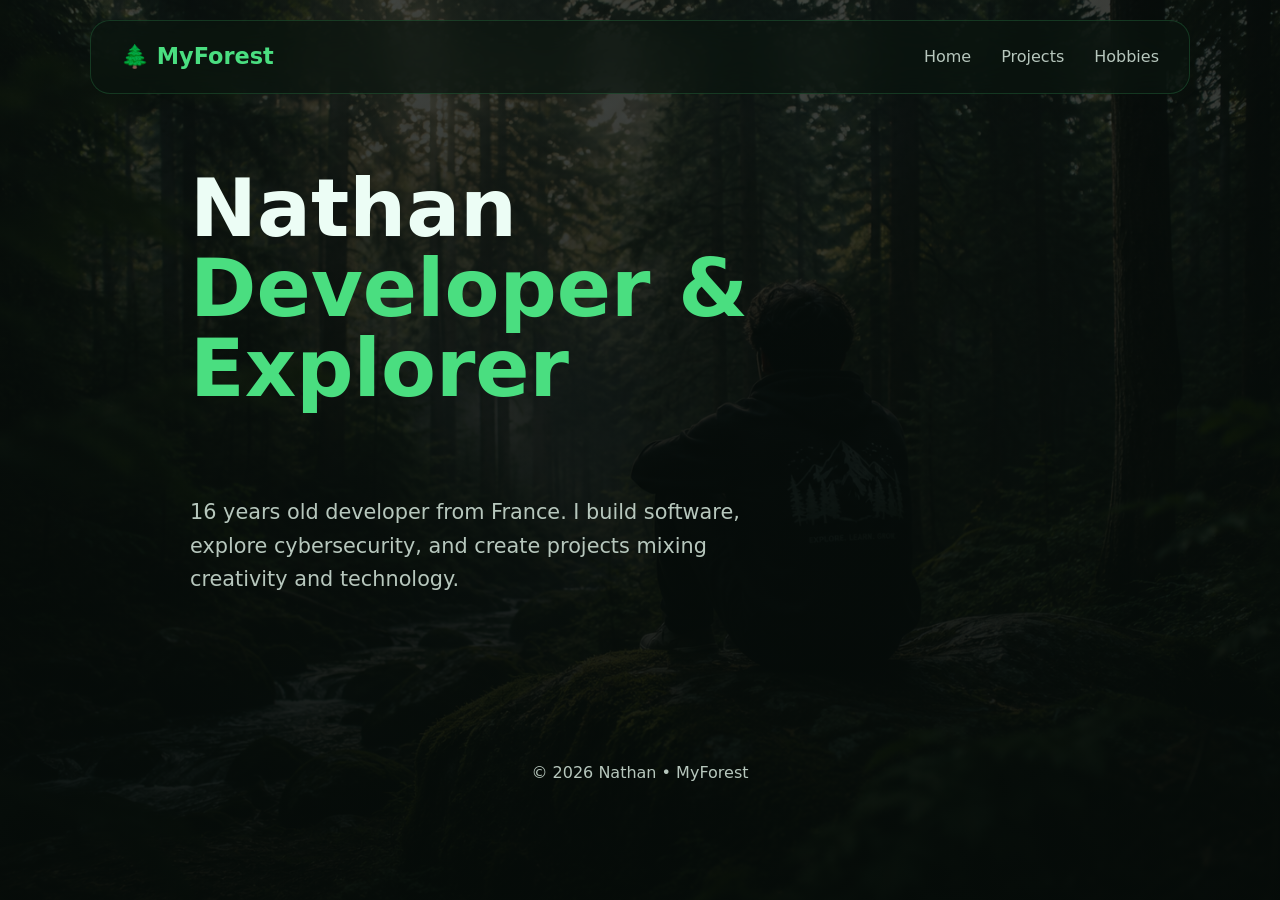
<file: pages/index.html>
<!doctype html>

<html lang="en">
  <head>
    <meta charset="utf-8" />

    <meta name="viewport" content="width=device-width, initial-scale=1" />

    <title>MyForest</title>

    <link rel="icon" href="../images/logo.png" />

    <link rel="stylesheet" href="../styles/style.css" />

    <link rel="stylesheet" href="../styles/home.css" />
  </head>

  <body>
    <nav>
      <a class="brand" href="index.html"> 🌲 MyForest </a>

      <div class="links">
        <a href="index.html"> Home </a>

        <a href="myProjects.html"> Projects </a>

        <a href="myHobbies.html"> Hobbies </a>
      </div>
    </nav>

    <section class="hero">
      <h1>
        Nathan

        <span> Developer & Explorer </span>
      </h1>

      <p>
        16 years old developer from France. I build software, explore
        cybersecurity, and create projects mixing creativity and technology.
      </p>
    </section>

    <footer>© 2026 Nathan • MyForest</footer>
  </body>
</html>
</file>
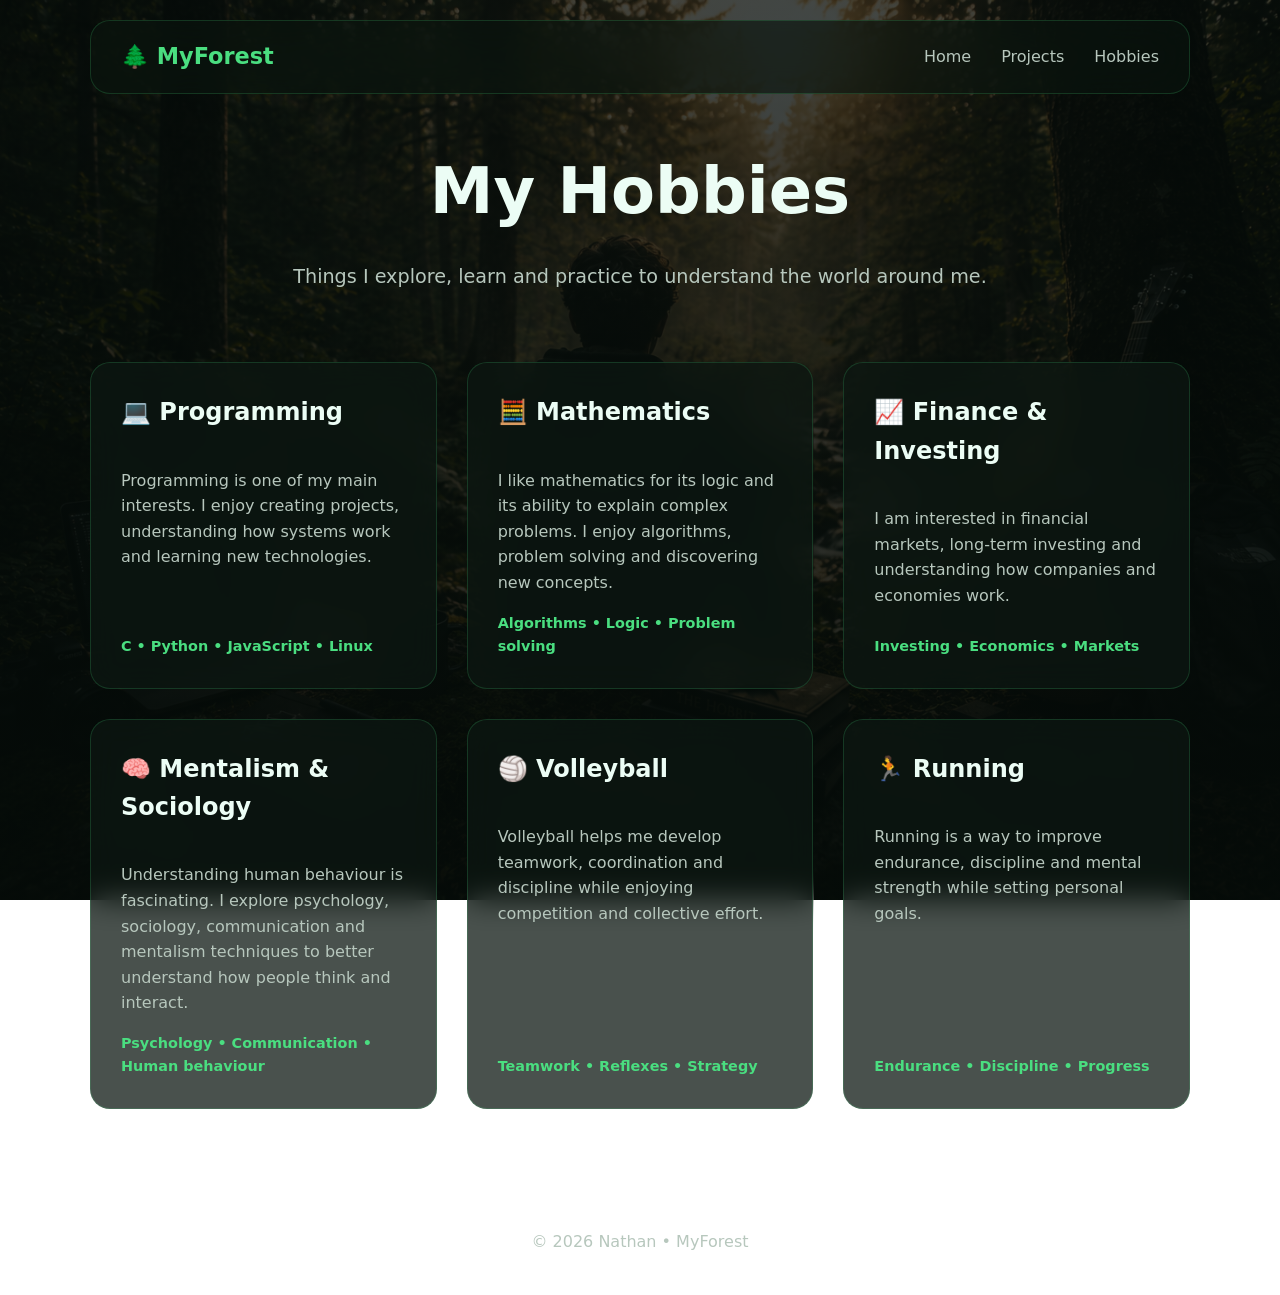
<file: pages/myHobbies.html>
<!doctype html>

<html lang="en">
  <head>
    <meta charset="utf-8" />

    <meta name="viewport" content="width=device-width, initial-scale=1" />

    <title>Hobbies</title>

    <link rel="icon" href="../images/logo.png" />

    <link rel="stylesheet" href="../styles/style.css" />

    <link rel="stylesheet" href="../styles/hobbies.css" />
  </head>

  <body>
    <nav>
      <a class="brand" href="index.html"> 🌲 MyForest </a>

      <div class="links">
        <a href="index.html"> Home </a>

        <a href="myProjects.html"> Projects </a>

        <a href="myHobbies.html"> Hobbies </a>
      </div>
    </nav>

    <section class="hobbies">
      <header class="hobbies-header">
        <h1>My Hobbies</h1>

        <p>
          Things I explore, learn and practice to understand the world around
          me.
        </p>
      </header>

      <div class="hobbies-grid">
        <div class="hobby-card">
          <h2>💻 Programming</h2>

          <p>
            Programming is one of my main interests. I enjoy creating projects,
            understanding how systems work and learning new technologies.
          </p>

          <span> C • Python • JavaScript • Linux </span>
        </div>

        <div class="hobby-card">
          <h2>🧮 Mathematics</h2>

          <p>
            I like mathematics for its logic and its ability to explain complex
            problems. I enjoy algorithms, problem solving and discovering new
            concepts.
          </p>

          <span> Algorithms • Logic • Problem solving </span>
        </div>

        <div class="hobby-card">
          <h2>📈 Finance & Investing</h2>

          <p>
            I am interested in financial markets, long-term investing and
            understanding how companies and economies work.
          </p>

          <span> Investing • Economics • Markets </span>
        </div>

        <div class="hobby-card">
          <h2>🧠 Mentalism & Sociology</h2>

          <p>
            Understanding human behaviour is fascinating. I explore psychology,
            sociology, communication and mentalism techniques to better
            understand how people think and interact.
          </p>

          <span> Psychology • Communication • Human behaviour </span>
        </div>

        <div class="hobby-card">
          <h2>🏐 Volleyball</h2>

          <p>
            Volleyball helps me develop teamwork, coordination and discipline
            while enjoying competition and collective effort.
          </p>

          <span> Teamwork • Reflexes • Strategy </span>
        </div>

        <div class="hobby-card">
          <h2>🏃 Running</h2>

          <p>
            Running is a way to improve endurance, discipline and mental
            strength while setting personal goals.
          </p>

          <span> Endurance • Discipline • Progress </span>
        </div>
      </div>
    </section>

    <footer>© 2026 Nathan • MyForest</footer>
  </body>
</html>
</file>
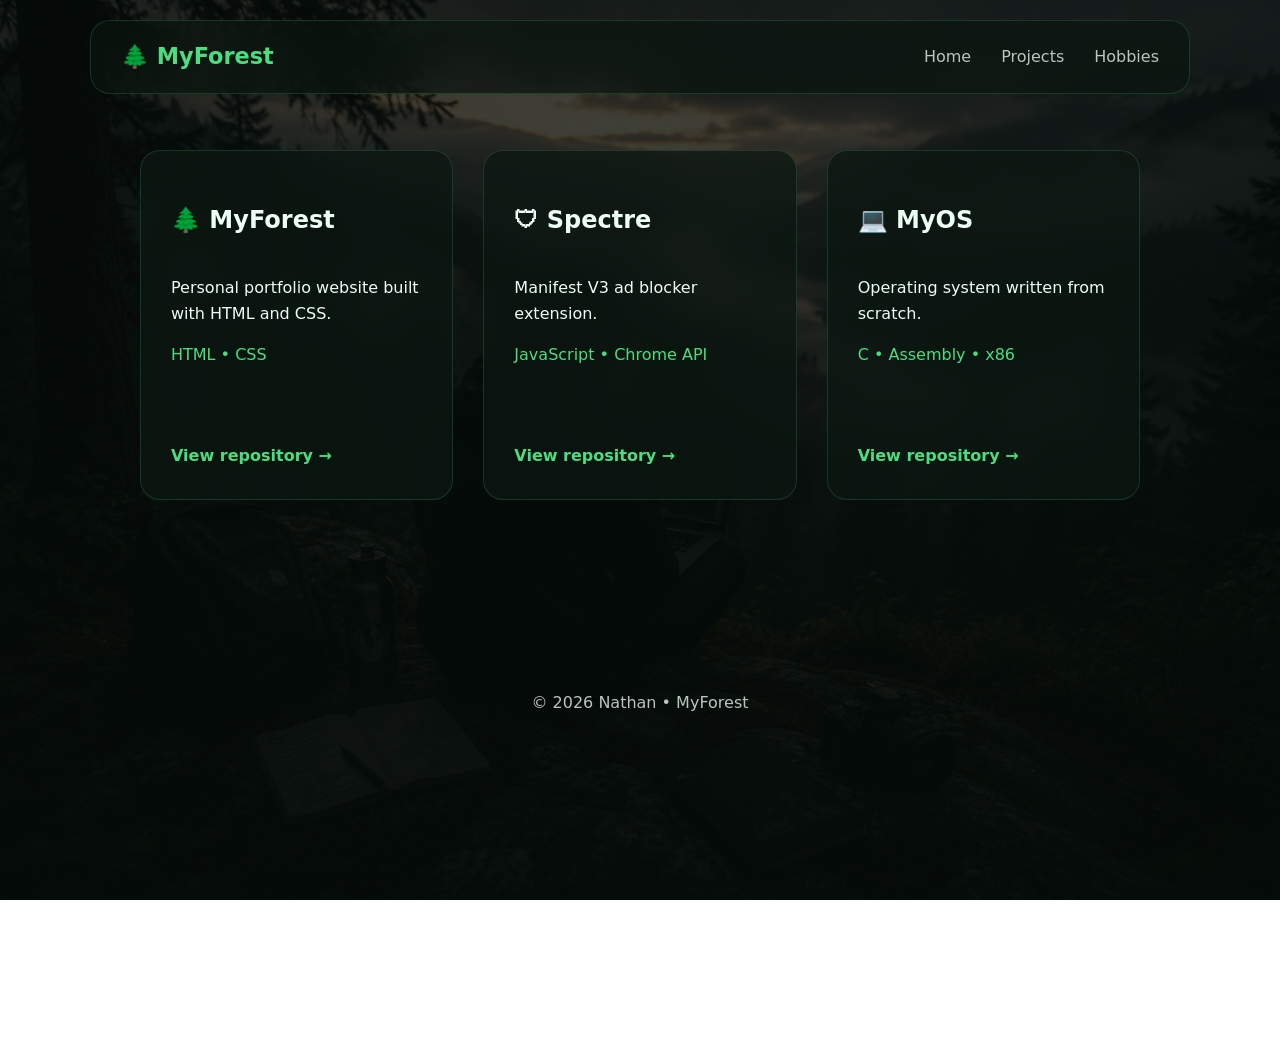
<file: pages/myProjects.html>
<!doctype html>

<html lang="en">
  <head>
    <meta charset="utf-8" />

    <meta name="viewport" content="width=device-width, initial-scale=1" />

    <title>Projects</title>

    <link rel="icon" href="../images/logo.png" />

    <link rel="stylesheet" href="../styles/style.css" />

    <link rel="stylesheet" href="../styles/projects.css" />
  </head>

  <body>
    <nav>
      <a class="brand" href="index.html"> 🌲 MyForest </a>

      <div class="links">
        <a href="index.html"> Home </a>

        <a href="myProjects.html"> Projects </a>

        <a href="myHobbies.html"> Hobbies </a>
      </div>
    </nav>

    <section class="projects">
      <div class="card">
        <h2>🌲 MyForest</h2>

        <p>Personal portfolio website built with HTML and CSS.</p>

        <span> HTML • CSS </span>

        <a
          class="project-link"
          href="https://github.com/brinks101/MyForest"
          target="_blank">
          View repository →
        </a>
      </div>

      <div class="card">
        <h2>🛡 Spectre</h2>

        <p>Manifest V3 ad blocker extension.</p>

        <span> JavaScript • Chrome API </span>

        <a
          class="project-link"
          href="https://github.com/brinks101/Spectre"
          target="_blank">
          View repository →
        </a>
      </div>

      <div class="card">
        <h2>💻 MyOS</h2>

        <p>Operating system written from scratch.</p>

        <span> C • Assembly • x86 </span>

        <a
          class="project-link"
          href="https://github.com/brinks101/MyOS"
          target="_blank">
          View repository →
        </a>
      </div>
    </section>
    <footer>© 2026 Nathan • MyForest</footer>
  </body>
</html>
</file>
<file: styles/style.css>
:root {
  --bg: #050b08;
  --bg-2: #0a1510;
  --bg-3: #10251a;

  --text: #ecfdf5;
  --text-muted: #b7c7bd;

  --accent: #4ade80;
  --accent-hover: #86efac;

  --border: rgba(74, 222, 128, 0.18);

  --nav-bg: rgba(10, 20, 15, 0.65);

  --radius: 20px;

  --transition: 0.3s ease;
}

* {
  box-sizing: border-box;
}

html {
  scroll-behavior: smooth;
}

body {
  margin: 0;

  min-height: 100vh;

  color: var(--text);

  font-family: Inter, system-ui, sans-serif;

  background-size: cover;

  background-position: center;

  background-attachment: fixed;

  line-height: 1.6;
}

/* Navigation */

nav {
  position: fixed;

  top: 20px;

  left: 50%;

  transform: translateX(-50%);

  width: calc(100% - 80px);

  max-width: 1100px;

  display: flex;

  justify-content: space-between;

  align-items: center;

  padding: 18px 30px;

  background: var(--nav-bg);

  backdrop-filter: blur(20px);

  border: 1px solid var(--border);

  border-radius: 20px;

  z-index: 100;
}

.brand {
  color: var(--accent);

  text-decoration: none;

  font-size: 1.4rem;

  font-weight: 700;
}

.links {
  display: flex;

  gap: 30px;
}

.links a {
  color: var(--text-muted);

  text-decoration: none;

  transition: var(--transition);
}

.links a:hover {
  color: var(--accent);
}

/* Footer */

footer {
  text-align: center;

  padding: 40px;

  color: var(--text-muted);
}
</file>
<file: styles/home.css>
body {
  background-image:
    linear-gradient(rgba(5, 11, 8, 0.75), rgba(5, 11, 8, 0.9)),
    url("../images/mainBackground.png");
}

.hero {
  min-height: 80vh;

  display: flex;

  flex-direction: column;

  justify-content: center;

  max-width: 900px;

  margin: auto;
}

.hero h1 {
  font-size: 5rem;

  line-height: 1;
}

.hero span {
  display: block;

  color: var(--accent);
}

.hero p {
  font-size: 1.3rem;

  max-width: 600px;

  color: var(--text-muted);
}
</file>
<file: styles/hobbies.css>
body {
  background-image:
    linear-gradient(rgba(5, 11, 8, 0.75), rgba(5, 11, 8, 0.9)),
    url("../images/hobbiesBackground.png");
}

.hobbies {
  max-width: 1100px;

  margin: 140px auto 80px;
}

.hobbies-header {
  text-align: center;

  margin-bottom: 70px;
}

.hobbies-header h1 {
  font-size: 4rem;

  margin-bottom: 15px;
}

.hobbies-header p {
  color: var(--text-muted);

  font-size: 1.2rem;
}

.hobbies-grid {
  display: grid;

  grid-template-columns: repeat(auto-fit, minmax(300px, 1fr));

  gap: 30px;
}

.hobby-card {
  padding: 30px;

  min-height: 280px;

  display: flex;

  flex-direction: column;

  background: rgba(13, 23, 18, 0.75);

  border: 1px solid var(--border);

  border-radius: 20px;

  backdrop-filter: blur(15px);

  transition: 0.3s ease;
}

.hobby-card:hover {
  transform: translateY(-10px);

  border-color: var(--accent);
}

.hobby-card h2 {
  margin-top: 0;
}

.hobby-card p {
  color: var(--text-muted);

  flex-grow: 1;
}

.hobby-card span {
  color: var(--accent);

  font-size: 0.9rem;

  font-weight: 600;
}
</file>
<file: styles/projects.css>
body {
  background-image:
    linear-gradient(rgba(5, 11, 8, 0.75), rgba(5, 11, 8, 0.9)),
    url("../images/projectsBackground.png");
}

.projects {
  max-width: 1000px;

  margin: 150px auto;

  display: grid;

  grid-template-columns: repeat(auto-fit, minmax(280px, 1fr));

  gap: 30px;
}

.card {
  display: flex;

  flex-direction: column;

  padding: 30px;

  min-height: 350px;

  background: rgba(13, 23, 18, 0.75);

  border: 1px solid var(--border);

  border-radius: 20px;

  backdrop-filter: blur(15px);

  transition: 0.3s ease;
}

.card:hover {
  transform: translateY(-10px);

  border-color: var(--accent);
}

.card span {
  color: var(--accent);
}

.project-link {
  margin-top: auto;

  color: var(--accent);

  text-decoration: none;

  font-weight: bold;
}

.project-link:hover {
  color: var(--accent-hover);
}
</file>
